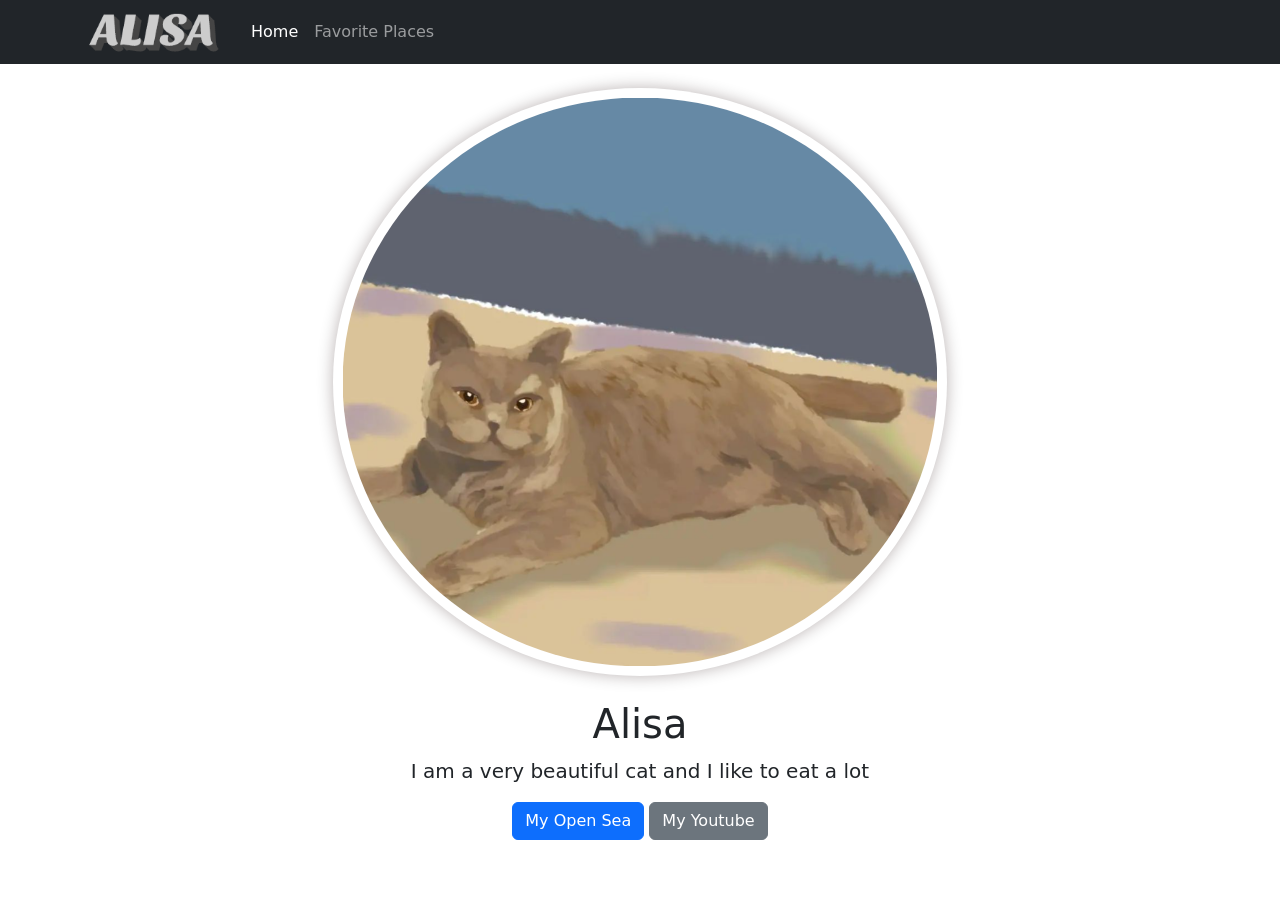
<file: alisa-website/index.html>
<!doctype html>
<html lang="en">
    <head>
        <link
            rel="apple-touch-icon"
            sizes="180x180"
            href="/apple-touch-icon.png"
        />
        <link
            rel="icon"
            type="image/png"
            sizes="32x32"
            href="/favicon-32x32.png"
        />
        <link
            rel="icon"
            type="image/png"
            sizes="16x16"
            href="/favicon-16x16.png"
        />
        <link rel="manifest" href="/site.webmanifest" />
        <link
            rel="stylesheet"
            href="https://cdn.jsdelivr.net/npm/bootstrap@5.2.1/dist/css/bootstrap.min.css"
        />
        <script
            src="https://cdn.jsdelivr.net/npm/@popperjs/core@2.11.6/dist/umd/popper.min.js"
            integrity="sha384-oBqDVmMz9ATKxIep9tiCxS/Z9fNfEXiDAYTujMAeBAsjFuCZSmKbSSUnQlmh/jp3"
            crossorigin="anonymous"
        ></script>
        <script
            src="https://cdn.jsdelivr.net/npm/bootstrap@5.2.2/dist/js/bootstrap.min.js"
            integrity="sha384-IDwe1+LCz02ROU9k972gdyvl+AESN10+x7tBKgc9I5HFtuNz0wWnPclzo6p9vxnk"
            crossorigin="anonymous"
        ></script>
        <meta charset="UTF-8" />
        <meta name="viewport" content="width=device-width, initial-scale=1.0" />
        <title>Alisa the cat</title>
        <style>
            .rounded-img {
                width: 55%;
                border-radius: 60%;
                box-shadow: 0 0 1em rgba(25, 6, 6, 0.3);
                padding: 0.6em;
                margin-bottom: 1.5em;
            }
        </style>
    </head>
    <body>
        <nav class="navbar navbar-expand-lg navbar-dark bg-dark">
            <div class="container">
                <a class="navbar-brand p-0" href="index.html">
                    <img
                        src="ALISA.png"
                        alt="Cat Name Logo: 'ALISA'"
                        width="145"
                    />
                </a>
                <button
                    class="navbar-toggler"
                    type="button"
                    data-bs-toggle="collapse"
                    data-bs-target="#navbarNav"
                    aria-controls="navbarNav"
                    aria-expanded="false"
                    aria-label="Toggle navigation"
                >
                    <span class="navbar-toggler-icon"></span>
                </button>
                <div class="collapse navbar-collapse" id="navbarNav">
                    <ul class="navbar-nav">
                        <li class="nav-item">
                            <a
                                class="nav-link active"
                                aria-current="page"
                                href="index.html"
                                >Home</a
                            >
                        </li>
                        <li class="nav-item">
                            <a class="nav-link" href="places.html"
                                >Favorite Places</a
                            >
                        </li>
                    </ul>
                </div>
            </div>
        </nav>
        <div class="container text-center my-4">
            <div class="row">
                <div class="col-lg-12 col-md-10 mx-auto">
                    <img class="rounded-img" src="cat5.png" alt="Cat Alisa" />
                    <h1 class="font-weight-bolder">Alisa</h1>
                    <p class="lead text-center">
                        I am a very beautiful cat and I like to eat a lot
                    </p>
                    <a
                        href="https://opensea.io/0x8AfAd1632C43D3fa5e2697622474ed4B4A326C47"
                        target="_blank"
                        class="btn btn-primary"
                    >
                        My Open Sea
                    </a>
                    <a
                        href="https://www.youtube.com/"
                        target="_blank"
                        class="btn btn-secondary"
                    >
                        My Youtube
                    </a>
                </div>
            </div>
        </div>
    </body>
</html>
</file>
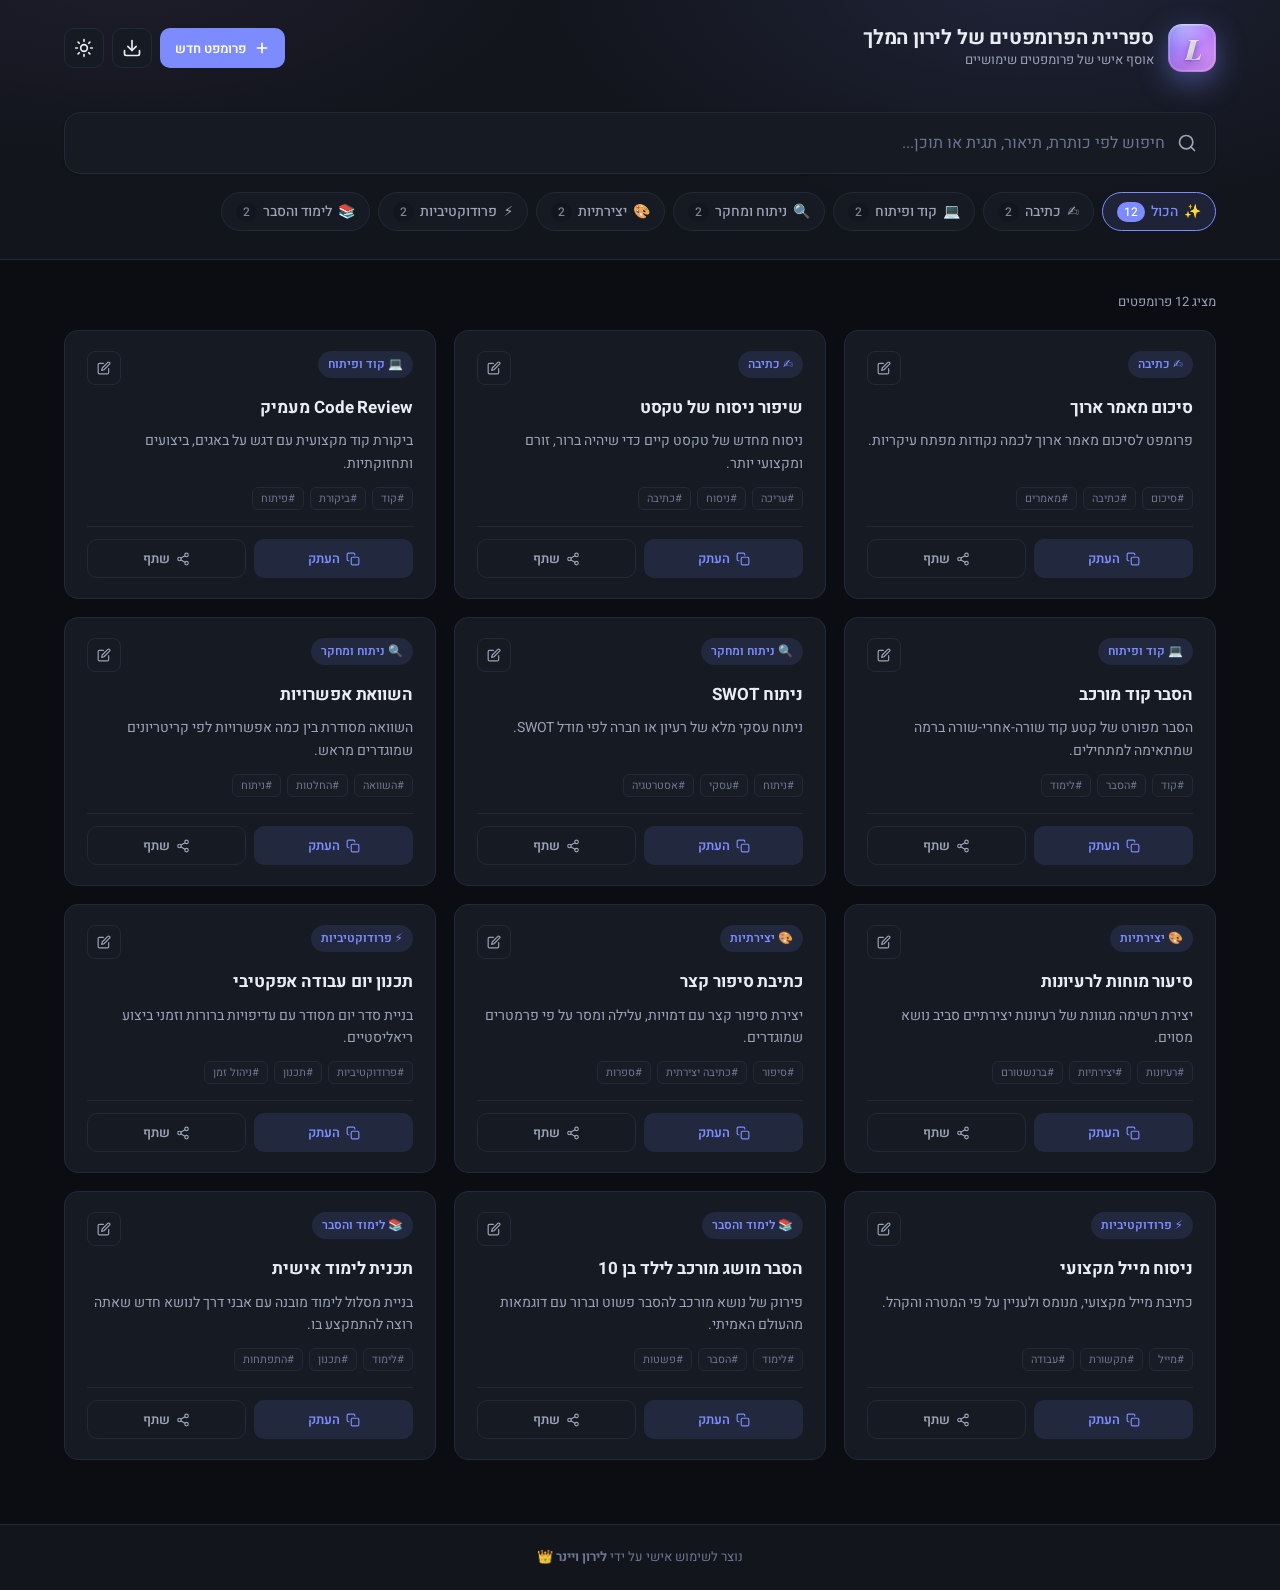
<file: prompt-library/index.html>
<!DOCTYPE html>
<html lang="he" dir="rtl" data-theme="dark">
<head>
  <meta charset="UTF-8" />
  <meta name="viewport" content="width=device-width, initial-scale=1.0" />
  <title>ספריית הפרומפטים של לירון המלך</title>
  <link rel="preconnect" href="https://fonts.googleapis.com">
  <link rel="preconnect" href="https://fonts.gstatic.com" crossorigin>
  <link href="https://fonts.googleapis.com/css2?family=Heebo:wght@300;400;500;600;700;800&family=Playfair+Display:ital,wght@1,700;1,900&display=swap" rel="stylesheet">
  <link rel="stylesheet" href="styles.css" />
</head>
<body>
  <header class="site-header">
    <div class="container header-inner">
      <div class="brand">
        <div class="brand-logo"><span class="brand-letter">L</span></div>
        <div class="brand-text">
          <h1>ספריית הפרומפטים של לירון המלך</h1>
          <p>אוסף אישי של פרומפטים שימושיים</p>
        </div>
      </div>

      <div class="header-actions">
        <button id="add-prompt" class="btn btn-primary btn-sm" title="הוסף פרומפט חדש">
          <svg viewBox="0 0 24 24" width="16" height="16" fill="none" stroke="currentColor" stroke-width="2.4" stroke-linecap="round" stroke-linejoin="round"><line x1="12" y1="5" x2="12" y2="19"></line><line x1="5" y1="12" x2="19" y2="12"></line></svg>
          <span>פרומפט חדש</span>
        </button>
        <button id="export-json" class="icon-btn" title="ייצוא ל-JSON" aria-label="ייצוא">
          <svg viewBox="0 0 24 24" width="20" height="20" fill="none" stroke="currentColor" stroke-width="2" stroke-linecap="round" stroke-linejoin="round"><path d="M21 15v4a2 2 0 0 1-2 2H5a2 2 0 0 1-2-2v-4"></path><polyline points="7 10 12 15 17 10"></polyline><line x1="12" y1="15" x2="12" y2="3"></line></svg>
        </button>
        <button id="theme-toggle" class="icon-btn" title="החלף בין כהה לבהיר" aria-label="החלף ערכת נושא">
          <svg class="icon-sun" viewBox="0 0 24 24" width="20" height="20" fill="none" stroke="currentColor" stroke-width="2" stroke-linecap="round" stroke-linejoin="round"><circle cx="12" cy="12" r="4"></circle><path d="M12 2v2M12 20v2M4.93 4.93l1.41 1.41M17.66 17.66l1.41 1.41M2 12h2M20 12h2M4.93 19.07l1.41-1.41M17.66 6.34l1.41-1.41"></path></svg>
          <svg class="icon-moon" viewBox="0 0 24 24" width="20" height="20" fill="none" stroke="currentColor" stroke-width="2" stroke-linecap="round" stroke-linejoin="round"><path d="M21 12.79A9 9 0 1 1 11.21 3 7 7 0 0 0 21 12.79z"></path></svg>
        </button>
      </div>
    </div>

    <div class="container hero">
      <div class="search-wrap">
        <svg class="search-icon" viewBox="0 0 24 24" width="20" height="20" fill="none" stroke="currentColor" stroke-width="2" stroke-linecap="round" stroke-linejoin="round"><circle cx="11" cy="11" r="8"></circle><line x1="21" y1="21" x2="16.65" y2="16.65"></line></svg>
        <input id="search" type="text" placeholder="חיפוש לפי כותרת, תיאור, תגית או תוכן..." autocomplete="off" />
        <button id="search-clear" class="search-clear" aria-label="נקה חיפוש" hidden>×</button>
      </div>

      <nav id="filters" class="filters" aria-label="סינון לפי תת-קטגוריה"></nav>
    </div>
  </header>

  <main class="container main">
    <div id="results-meta" class="results-meta"></div>
    <section id="grid" class="grid" aria-live="polite"></section>
    <div id="empty-state" class="empty-state" hidden>
      <div class="empty-icon">🔍</div>
      <h2>לא נמצאו פרומפטים</h2>
      <p>נסה לשנות את החיפוש או לבחור תת-קטגוריה אחרת.</p>
    </div>
  </main>

  <footer class="site-footer">
    <div class="container">
      <p>נוצר לשימוש אישי על ידי <strong>לירון ויינר</strong> 👑</p>
    </div>
  </footer>

  <div id="modal" class="modal" hidden role="dialog" aria-modal="true" aria-labelledby="modal-title">
    <div class="modal-backdrop" data-close></div>
    <div class="modal-card" role="document">
      <header class="modal-head">
        <div class="modal-head-text">
          <span id="modal-tag" class="badge"></span>
          <h2 id="modal-title"></h2>
          <p id="modal-desc"></p>
        </div>
        <button class="icon-btn" data-close aria-label="סגור">
          <svg viewBox="0 0 24 24" width="22" height="22" fill="none" stroke="currentColor" stroke-width="2" stroke-linecap="round" stroke-linejoin="round"><line x1="18" y1="6" x2="6" y2="18"></line><line x1="6" y1="6" x2="18" y2="18"></line></svg>
        </button>
      </header>
      <div class="modal-body">
        <pre id="modal-content"></pre>
      </div>
      <footer class="modal-foot">
        <button id="modal-copy" class="btn btn-primary">
          <svg viewBox="0 0 24 24" width="16" height="16" fill="none" stroke="currentColor" stroke-width="2" stroke-linecap="round" stroke-linejoin="round"><rect x="9" y="9" width="13" height="13" rx="2" ry="2"></rect><path d="M5 15H4a2 2 0 0 1-2-2V4a2 2 0 0 1 2-2h9a2 2 0 0 1 2 2v1"></path></svg>
          <span>העתק פרומפט</span>
        </button>
        <button id="modal-share" class="btn btn-ghost">
          <svg viewBox="0 0 24 24" width="16" height="16" fill="none" stroke="currentColor" stroke-width="2" stroke-linecap="round" stroke-linejoin="round"><circle cx="18" cy="5" r="3"></circle><circle cx="6" cy="12" r="3"></circle><circle cx="18" cy="19" r="3"></circle><line x1="8.59" y1="13.51" x2="15.42" y2="17.49"></line><line x1="15.41" y1="6.51" x2="8.59" y2="10.49"></line></svg>
          <span>שתף</span>
        </button>
      </footer>
    </div>
  </div>

  <div id="form-modal" class="modal" hidden role="dialog" aria-modal="true" aria-labelledby="form-title">
    <div class="modal-backdrop" data-close-form></div>
    <div class="modal-card form-card" role="document">
      <header class="modal-head">
        <div class="modal-head-text">
          <h2 id="form-title">פרומפט חדש</h2>
          <p id="form-subtitle">מלא את השדות כדי לשמור פרומפט חדש בספרייה</p>
        </div>
        <button class="icon-btn" data-close-form aria-label="סגור">
          <svg viewBox="0 0 24 24" width="22" height="22" fill="none" stroke="currentColor" stroke-width="2" stroke-linecap="round" stroke-linejoin="round"><line x1="18" y1="6" x2="6" y2="18"></line><line x1="6" y1="6" x2="18" y2="18"></line></svg>
        </button>
      </header>
      <form id="prompt-form" class="modal-body form-body">
        <label class="field">
          <span class="field-label">כותרת *</span>
          <input id="f-title" type="text" required maxlength="120" placeholder="לדוגמה: סיכום מאמר ארוך" />
        </label>
        <label class="field">
          <span class="field-label">תת-קטגוריה *</span>
          <select id="f-subcategory" required></select>
        </label>
        <label class="field">
          <span class="field-label">תיאור קצר</span>
          <input id="f-description" type="text" maxlength="200" placeholder="משפט אחד שמסביר למה הפרומפט שימושי" />
        </label>
        <label class="field">
          <span class="field-label">תגיות (מופרדות בפסיקים)</span>
          <input id="f-tags" type="text" placeholder="כתיבה, סיכום, מאמרים" />
        </label>
        <label class="field">
          <span class="field-label">תוכן הפרומפט *</span>
          <textarea id="f-content" required rows="10" placeholder="הדבק כאן את הפרומפט המלא..."></textarea>
        </label>
        <div class="form-foot">
          <button type="button" id="form-delete" class="btn btn-danger" hidden>
            <svg viewBox="0 0 24 24" width="16" height="16" fill="none" stroke="currentColor" stroke-width="2" stroke-linecap="round" stroke-linejoin="round"><polyline points="3 6 5 6 21 6"></polyline><path d="M19 6l-2 14a2 2 0 0 1-2 2H9a2 2 0 0 1-2-2L5 6"></path><path d="M10 11v6M14 11v6"></path><path d="M9 6V4a2 2 0 0 1 2-2h2a2 2 0 0 1 2 2v2"></path></svg>
            <span>מחק</span>
          </button>
          <div class="form-foot-end">
            <button type="button" class="btn btn-ghost" data-close-form>ביטול</button>
            <button type="submit" class="btn btn-primary">שמור</button>
          </div>
        </div>
      </form>
    </div>
  </div>

  <div id="toast" class="toast" hidden></div>

  <script src="app.js"></script>
</body>
</html>
</file>
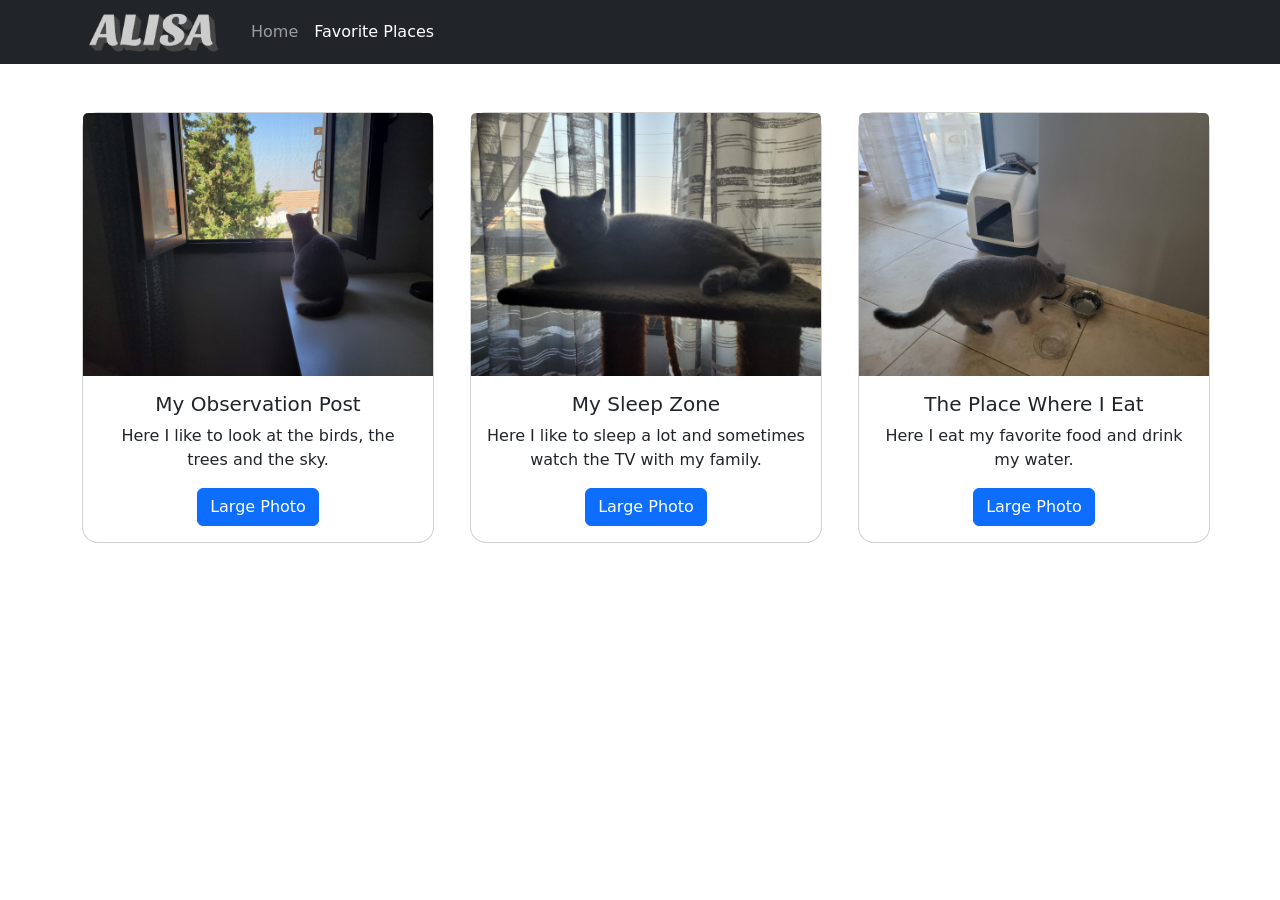
<file: alisa-website/places.html>
<!DOCTYPE html>
<html lang="en">
    <head>
        <link
            rel="apple-touch-icon"
            sizes="180x180"
            href="/apple-touch-icon.png"
        />
        <link
            rel="icon"
            type="image/png"
            sizes="32x32"
            href="/favicon-32x32.png"
        />
        <link
            rel="icon"
            type="image/png"
            sizes="16x16"
            href="/favicon-16x16.png"
        />
        <link rel="manifest" href="/site.webmanifest" />
        <link
            rel="stylesheet"
            href="https://cdn.jsdelivr.net/npm/bootstrap@5.2.1/dist/css/bootstrap.min.css"
        />
        <script
            src="https://cdn.jsdelivr.net/npm/@popperjs/core@2.11.6/dist/umd/popper.min.js"
            integrity="sha384-oBqDVmMz9ATKxIep9tiCxS/Z9fNfEXiDAYTujMAeBAsjFuCZSmKbSSUnQlmh/jp3"
            crossorigin="anonymous"
        ></script>
        <script
            src="https://cdn.jsdelivr.net/npm/bootstrap@5.2.2/dist/js/bootstrap.min.js"
            integrity="sha384-IDwe1+LCz02ROU9k972gdyvl+AESN10+x7tBKgc9I5HFtuNz0wWnPclzo6p9vxnk"
            crossorigin="anonymous"
        ></script>
        <meta charset="UTF-8" />
        <meta name="viewport" content="width=device-width, initial-scale=1.0" />
        <title>My Favorite Places</title>
        <style>
            .card {
                border-radius: 1em;
                text-align: center;
            }
            .card:hover {
                background-color: rgba(0, 0, 0, 0.04);
            }
        </style>
    </head>
    <body>
        <nav class="navbar navbar-expand-lg navbar-dark bg-dark">
            <div class="container">
                <a class="navbar-brand p-0" href="/">
                    <img
                        src="ALISA.png"
                        alt="Cat Name Logo: 'ALISA'"
                        width="145"
                    />
                </a>
                <button
                    class="navbar-toggler"
                    type="button"
                    data-bs-toggle="collapse"
                    data-bs-target="#navbarNav"
                    aria-controls="navbarNav"
                    aria-expanded="false"
                    aria-label="Toggle navigation"
                >
                    <span class="navbar-toggler-icon"></span>
                </button>
                <div class="collapse navbar-collapse" id="navbarNav">
                    <ul class="navbar-nav">
                        <li class="nav-item">
                            <a
                                class="nav-link"
                                aria-current="page"
                                href="index.html"
                                >Home</a
                            >
                        </li>
                        <li class="nav-item">
                            <a class="nav-link active" href="/"
                                >Favorite Places</a
                            >
                        </li>
                    </ul>
                </div>
            </div>
        </nav>
        <div class="container my-5">
            <div class="row row-cols-1 row-cols-md-2 row-cols-lg-3 g-5">
                <div class="col">
                    <div class="card" style="width: 22rem">
                        <img
                            src="place1.png"
                            class="card-img-top"
                            alt="My image"
                        />
                        <div class="card-body">
                            <h5 class="card-title">My Observation Post</h5>
                            <p class="card-text">
                                Here I like to look at the birds, the trees and
                                the sky.
                            </p>
                            <a
                                href="place1.png"
                                class="btn btn-primary"
                                target="_blank"
                                >Large Photo</a
                            >
                        </div>
                    </div>
                </div>
                <div class="col">
                    <div class="card" style="width: 22rem">
                        <img
                            src="place2.png"
                            class="card-img-top"
                            alt="Sleep Cat Alisa Zone"
                        />
                        <div class="card-body">
                            <h5 class="card-title">My Sleep Zone</h5>
                            <p class="card-text">
                                Here I like to sleep a lot and sometimes watch
                                the TV with my family.
                            </p>
                            <a
                                href="place2.png"
                                class="btn btn-primary"
                                target="_blank"
                                >Large Photo</a
                            >
                        </div>
                    </div>
                </div>
                <div class="col">
                    <div class="card" style="width: 22rem">
                        <img
                            src="place3.png"
                            class="card-img-top"
                            alt="My image"
                        />
                        <div class="card-body">
                            <h5 class="card-title">The Place Where I Eat</h5>
                            <p class="card-text">
                                Here I eat my favorite food and drink my water.
                            </p>
                            <a
                                href="place3.png"
                                class="btn btn-primary"
                                target="_blank"
                                >Large Photo</a
                            >
                        </div>
                    </div>
                </div>
            </div>
        </div>
    </body>
</html>
</file>
<file: prompt-library/styles.css>
/* ===== Theme tokens ===== */
:root {
  --radius-sm: 8px;
  --radius: 14px;
  --radius-lg: 20px;
  --shadow-sm: 0 1px 2px rgba(0,0,0,.06), 0 1px 3px rgba(0,0,0,.08);
  --shadow: 0 4px 24px rgba(0,0,0,.08);
  --shadow-lg: 0 20px 60px rgba(0,0,0,.35);
  --transition: 180ms cubic-bezier(.2,.8,.2,1);
}

[data-theme="dark"] {
  --bg: #0b0d12;
  --bg-elev: #12151c;
  --bg-elev-2: #181c25;
  --surface: #161a22;
  --surface-hover: #1c2230;
  --border: #232938;
  --border-strong: #2e3548;
  --text: #e9ecf3;
  --text-muted: #9aa3b8;
  --text-soft: #6c7591;
  --primary: #7c8cff;
  --primary-strong: #5a6dff;
  --primary-soft: rgba(124,140,255,.12);
  --accent: #c084fc;
  --success: #4ade80;
  --danger: #f87171;
  --gradient: linear-gradient(135deg, #7c8cff 0%, #c084fc 100%);
  --backdrop: rgba(5, 7, 12, .7);
}

[data-theme="light"] {
  --bg: #f7f8fb;
  --bg-elev: #ffffff;
  --bg-elev-2: #ffffff;
  --surface: #ffffff;
  --surface-hover: #f1f3f9;
  --border: #e5e8ef;
  --border-strong: #d5d9e3;
  --text: #161a22;
  --text-muted: #5b6478;
  --text-soft: #8a92a3;
  --primary: #5a6dff;
  --primary-strong: #4257ff;
  --primary-soft: rgba(90,109,255,.10);
  --accent: #9333ea;
  --success: #16a34a;
  --danger: #dc2626;
  --gradient: linear-gradient(135deg, #5a6dff 0%, #9333ea 100%);
  --backdrop: rgba(20, 24, 36, .45);
}

/* ===== Base ===== */
* { box-sizing: border-box; }

[hidden] { display: none !important; }

html, body {
  margin: 0;
  padding: 0;
  background: var(--bg);
  color: var(--text);
  font-family: 'Heebo', system-ui, -apple-system, 'Segoe UI', Roboto, 'Helvetica Neue', Arial, sans-serif;
  font-size: 16px;
  line-height: 1.55;
  -webkit-font-smoothing: antialiased;
  -moz-osx-font-smoothing: grayscale;
  min-height: 100vh;
  transition: background var(--transition), color var(--transition);
}

body {
  display: flex;
  flex-direction: column;
}

h1, h2, h3, h4 { margin: 0; line-height: 1.25; }
p { margin: 0; }

button {
  font-family: inherit;
  cursor: pointer;
  border: 0;
  background: none;
  color: inherit;
}

input {
  font-family: inherit;
  color: inherit;
}

.container {
  width: 100%;
  max-width: 1200px;
  margin: 0 auto;
  padding: 0 24px;
}

/* ===== Header ===== */
.site-header {
  position: relative;
  border-bottom: 1px solid var(--border);
  background: var(--bg-elev);
  background-image:
    radial-gradient(800px 400px at 80% -10%, var(--primary-soft), transparent 60%),
    radial-gradient(600px 300px at 10% -20%, rgba(192,132,252,.08), transparent 70%);
}

.header-inner {
  display: flex;
  align-items: center;
  justify-content: space-between;
  padding-top: 24px;
  padding-bottom: 12px;
}

.brand {
  display: flex;
  align-items: center;
  gap: 14px;
}

.brand-logo {
  position: relative;
  width: 48px;
  height: 48px;
  border-radius: 14px;
  background:
    radial-gradient(120% 100% at 30% 0%, rgba(255,255,255,.35) 0%, rgba(255,255,255,0) 55%),
    linear-gradient(135deg, #7c8cff 0%, #c084fc 55%, #f0a8ff 100%);
  display: grid;
  place-items: center;
  box-shadow:
    0 10px 30px rgba(124,140,255,.45),
    inset 0 1px 0 rgba(255,255,255,.4),
    inset 0 -10px 18px rgba(75,40,140,.25);
  transition: transform 280ms cubic-bezier(.2,.8,.2,1), box-shadow 280ms;
  overflow: hidden;
  cursor: default;
}

.brand-logo::before {
  content: "";
  position: absolute;
  inset: 0;
  background: linear-gradient(135deg, transparent 30%, rgba(255,255,255,.45) 50%, transparent 70%);
  transform: translateX(-120%);
  transition: transform 700ms cubic-bezier(.2,.8,.2,1);
  pointer-events: none;
}

.brand-logo::after {
  content: "";
  position: absolute;
  inset: 1px;
  border-radius: 13px;
  border: 1px solid rgba(255,255,255,.22);
  pointer-events: none;
}

.brand:hover .brand-logo {
  transform: translateY(-1px) rotate(-2deg);
  box-shadow:
    0 14px 36px rgba(124,140,255,.55),
    inset 0 1px 0 rgba(255,255,255,.5),
    inset 0 -10px 18px rgba(75,40,140,.3);
}

.brand:hover .brand-logo::before {
  transform: translateX(120%);
}

.brand-letter {
  font-family: 'Playfair Display', 'Times New Roman', serif;
  font-style: italic;
  font-weight: 900;
  font-size: 28px;
  line-height: 1;
  color: #fff;
  background: linear-gradient(180deg, #ffffff 0%, #ffffff 55%, #e9dcff 100%);
  -webkit-background-clip: text;
  background-clip: text;
  -webkit-text-fill-color: transparent;
  text-shadow: 0 1px 1px rgba(0,0,0,.15);
  filter: drop-shadow(0 2px 3px rgba(40,20,80,.35));
  transform: translate(1px, 1px);
  letter-spacing: -.02em;
  direction: ltr;
}

.brand-text h1 {
  font-size: 20px;
  font-weight: 700;
  letter-spacing: -.01em;
}

.brand-text p {
  font-size: 13px;
  color: var(--text-muted);
}

.header-actions {
  display: flex;
  gap: 8px;
}

.icon-btn {
  display: inline-grid;
  place-items: center;
  width: 40px;
  height: 40px;
  border-radius: 10px;
  background: var(--surface);
  color: var(--text);
  border: 1px solid var(--border);
  transition: background var(--transition), border-color var(--transition), transform var(--transition);
}

.icon-btn:hover {
  background: var(--surface-hover);
  border-color: var(--border-strong);
}

.icon-btn:active { transform: scale(.96); }

[data-theme="dark"] .icon-sun { display: block; }
[data-theme="dark"] .icon-moon { display: none; }
[data-theme="light"] .icon-sun { display: none; }
[data-theme="light"] .icon-moon { display: block; }

/* ===== Hero / Search / Filters ===== */
.hero {
  padding-top: 28px;
  padding-bottom: 28px;
  display: flex;
  flex-direction: column;
  gap: 18px;
}

.search-wrap {
  position: relative;
  display: flex;
  align-items: center;
  background: var(--surface);
  border: 1px solid var(--border);
  border-radius: 16px;
  padding: 14px 18px;
  box-shadow: var(--shadow-sm);
  transition: border-color var(--transition), box-shadow var(--transition);
}

.search-wrap:focus-within {
  border-color: var(--primary);
  box-shadow: 0 0 0 4px var(--primary-soft);
}

.search-icon {
  color: var(--text-muted);
  flex-shrink: 0;
  margin-inline-end: 12px;
}

#search {
  flex: 1;
  background: transparent;
  border: 0;
  outline: 0;
  font-size: 16px;
  padding: 4px 0;
}

#search::placeholder { color: var(--text-soft); }

.search-clear {
  width: 28px;
  height: 28px;
  border-radius: 8px;
  font-size: 22px;
  line-height: 1;
  color: var(--text-muted);
  background: transparent;
  display: grid;
  place-items: center;
  margin-inline-start: 8px;
  transition: background var(--transition), color var(--transition);
}

.search-clear:hover {
  background: var(--surface-hover);
  color: var(--text);
}

.filters {
  display: flex;
  flex-wrap: wrap;
  gap: 8px;
}

.chip {
  display: inline-flex;
  align-items: center;
  gap: 6px;
  padding: 8px 14px;
  border-radius: 999px;
  background: var(--surface);
  border: 1px solid var(--border);
  color: var(--text-muted);
  font-size: 14px;
  font-weight: 500;
  transition: all var(--transition);
  white-space: nowrap;
}

.chip:hover {
  background: var(--surface-hover);
  color: var(--text);
  border-color: var(--border-strong);
}

.chip.active {
  background: var(--primary-soft);
  color: var(--primary);
  border-color: var(--primary);
}

.chip .count {
  font-size: 12px;
  opacity: .8;
  background: rgba(0,0,0,.15);
  padding: 1px 7px;
  border-radius: 999px;
}

[data-theme="light"] .chip .count { background: rgba(0,0,0,.06); }
.chip.active .count { background: var(--primary); color: #fff; opacity: 1; }

/* ===== Main ===== */
.main {
  flex: 1;
  padding-top: 32px;
  padding-bottom: 64px;
}

.results-meta {
  font-size: 13px;
  color: var(--text-muted);
  margin-bottom: 18px;
}

.grid {
  display: grid;
  grid-template-columns: repeat(auto-fill, minmax(320px, 1fr));
  gap: 18px;
}

/* ===== Card ===== */
.card {
  position: relative;
  background: var(--surface);
  border: 1px solid var(--border);
  border-radius: var(--radius);
  padding: 20px 22px;
  display: flex;
  flex-direction: column;
  gap: 12px;
  transition: transform var(--transition), border-color var(--transition), box-shadow var(--transition), background var(--transition);
  cursor: pointer;
  overflow: hidden;
  min-height: 200px;
}

.card::before {
  content: "";
  position: absolute;
  inset: 0;
  background: var(--gradient);
  opacity: 0;
  pointer-events: none;
  transition: opacity var(--transition);
  border-radius: inherit;
  mix-blend-mode: overlay;
}

.card:hover {
  transform: translateY(-3px);
  border-color: var(--border-strong);
  box-shadow: var(--shadow);
}

.card:hover::before { opacity: .04; }

.card-head {
  display: flex;
  align-items: flex-start;
  justify-content: space-between;
  gap: 12px;
}

.card-tag {
  display: inline-flex;
  align-items: center;
  gap: 6px;
  font-size: 12px;
  font-weight: 600;
  color: var(--primary);
  background: var(--primary-soft);
  padding: 4px 10px;
  border-radius: 999px;
  white-space: nowrap;
}

.card h3 {
  font-size: 17px;
  font-weight: 700;
  letter-spacing: -.005em;
}

.card-desc {
  color: var(--text-muted);
  font-size: 14px;
  line-height: 1.6;
  flex: 1;
}

.card-tags {
  display: flex;
  flex-wrap: wrap;
  gap: 6px;
}

.card-tags .t {
  font-size: 11px;
  color: var(--text-soft);
  background: var(--bg-elev-2);
  border: 1px solid var(--border);
  padding: 2px 8px;
  border-radius: 6px;
}

.card-actions {
  display: flex;
  gap: 8px;
  margin-top: 4px;
  padding-top: 12px;
  border-top: 1px solid var(--border);
}

.card-btn {
  flex: 1;
  display: inline-flex;
  align-items: center;
  justify-content: center;
  gap: 6px;
  padding: 9px 12px;
  border-radius: 10px;
  font-size: 13px;
  font-weight: 600;
  background: transparent;
  color: var(--text-muted);
  border: 1px solid var(--border);
  transition: all var(--transition);
}

.card-btn:hover {
  background: var(--surface-hover);
  color: var(--text);
  border-color: var(--border-strong);
}

.card-btn.primary {
  background: var(--primary-soft);
  color: var(--primary);
  border-color: transparent;
}

.card-btn.primary:hover {
  background: var(--primary);
  color: #fff;
}

.card-btn.copied {
  background: var(--success);
  color: #fff;
  border-color: transparent;
}

/* ===== Empty ===== */
.empty-state {
  text-align: center;
  padding: 64px 16px;
  color: var(--text-muted);
}

.empty-icon {
  font-size: 48px;
  margin-bottom: 12px;
}

.empty-state h2 {
  font-size: 18px;
  color: var(--text);
  margin-bottom: 6px;
}

/* ===== Modal ===== */
.modal {
  position: fixed;
  inset: 0;
  display: grid;
  place-items: center;
  z-index: 50;
  padding: 24px;
  animation: fade-in 200ms ease-out;
}

.modal[hidden] { display: none; }

.modal-backdrop {
  position: absolute;
  inset: 0;
  background: var(--backdrop);
  backdrop-filter: blur(6px);
  -webkit-backdrop-filter: blur(6px);
}

.modal-card {
  position: relative;
  width: 100%;
  max-width: 720px;
  max-height: calc(100vh - 48px);
  background: var(--bg-elev);
  border: 1px solid var(--border);
  border-radius: var(--radius-lg);
  box-shadow: var(--shadow-lg);
  display: flex;
  flex-direction: column;
  animation: slide-up 240ms cubic-bezier(.2,.8,.2,1);
  overflow: hidden;
}

.modal-head {
  display: flex;
  align-items: flex-start;
  justify-content: space-between;
  gap: 16px;
  padding: 22px 24px 16px;
  border-bottom: 1px solid var(--border);
}

.modal-head-text { flex: 1; min-width: 0; }
.modal-head h2 { font-size: 20px; font-weight: 700; margin-top: 8px; }
.modal-head p { color: var(--text-muted); font-size: 14px; margin-top: 6px; }

.badge {
  display: inline-flex;
  font-size: 12px;
  font-weight: 600;
  color: var(--primary);
  background: var(--primary-soft);
  padding: 4px 10px;
  border-radius: 999px;
}

.modal-body {
  padding: 20px 24px;
  overflow-y: auto;
  flex: 1;
}

.modal-body pre {
  margin: 0;
  white-space: pre-wrap;
  word-wrap: break-word;
  font-family: inherit;
  font-size: 15px;
  line-height: 1.7;
  color: var(--text);
  background: var(--bg-elev-2);
  border: 1px solid var(--border);
  border-radius: var(--radius);
  padding: 18px 20px;
  direction: rtl;
}

.modal-foot {
  display: flex;
  gap: 10px;
  padding: 16px 24px;
  border-top: 1px solid var(--border);
  background: var(--bg-elev-2);
}

.btn {
  display: inline-flex;
  align-items: center;
  gap: 8px;
  padding: 11px 18px;
  border-radius: 10px;
  font-weight: 600;
  font-size: 14px;
  transition: all var(--transition);
  border: 1px solid transparent;
}

.btn-primary {
  background: var(--primary);
  color: #fff;
}

.btn-primary:hover { background: var(--primary-strong); }

.btn-primary.copied { background: var(--success); }

.btn-ghost {
  background: transparent;
  color: var(--text);
  border-color: var(--border);
}

.btn-ghost:hover {
  background: var(--surface-hover);
  border-color: var(--border-strong);
}

.btn-sm {
  padding: 9px 14px;
  font-size: 13px;
}

.btn-danger {
  background: transparent;
  color: var(--danger);
  border-color: var(--border);
}

.btn-danger:hover {
  background: var(--danger);
  color: #fff;
  border-color: var(--danger);
}

/* ===== Form ===== */
.form-card { max-width: 640px; }

.form-body {
  display: flex;
  flex-direction: column;
  gap: 16px;
}

.field {
  display: flex;
  flex-direction: column;
  gap: 6px;
}

.field-label {
  font-size: 13px;
  font-weight: 600;
  color: var(--text-muted);
}

.field input,
.field select,
.field textarea {
  width: 100%;
  background: var(--bg-elev-2);
  border: 1px solid var(--border);
  color: var(--text);
  border-radius: 10px;
  padding: 11px 14px;
  font-size: 15px;
  font-family: inherit;
  outline: none;
  transition: border-color var(--transition), box-shadow var(--transition);
  direction: rtl;
}

.field textarea {
  resize: vertical;
  min-height: 140px;
  line-height: 1.6;
}

.field input:focus,
.field select:focus,
.field textarea:focus {
  border-color: var(--primary);
  box-shadow: 0 0 0 3px var(--primary-soft);
}

.form-foot {
  display: flex;
  align-items: center;
  justify-content: space-between;
  gap: 10px;
  margin-top: 8px;
  padding-top: 16px;
  border-top: 1px solid var(--border);
}

.form-foot-end {
  display: flex;
  gap: 10px;
  margin-inline-start: auto;
}

/* ===== Card edit/delete buttons ===== */
.card-icon-btn {
  width: 34px;
  height: 34px;
  border-radius: 8px;
  display: grid;
  place-items: center;
  background: transparent;
  color: var(--text-muted);
  border: 1px solid var(--border);
  transition: all var(--transition);
}

.card-icon-btn:hover {
  background: var(--surface-hover);
  color: var(--text);
  border-color: var(--border-strong);
}

.card-icon-btn.danger:hover {
  color: var(--danger);
  border-color: var(--danger);
}

.user-badge {
  font-size: 10px;
  font-weight: 700;
  letter-spacing: .04em;
  background: var(--accent);
  color: #fff;
  padding: 2px 8px;
  border-radius: 6px;
  margin-inline-start: 6px;
}

/* ===== Toast ===== */
.toast {
  position: fixed;
  bottom: 28px;
  left: 50%;
  transform: translateX(-50%);
  background: var(--text);
  color: var(--bg);
  padding: 12px 20px;
  border-radius: 12px;
  font-size: 14px;
  font-weight: 500;
  box-shadow: var(--shadow);
  z-index: 100;
  animation: toast-in 240ms cubic-bezier(.2,.8,.2,1);
}

.toast[hidden] { display: none; }

/* ===== Footer ===== */
.site-footer {
  border-top: 1px solid var(--border);
  padding: 22px 0;
  color: var(--text-soft);
  font-size: 13px;
  text-align: center;
  background: var(--bg-elev);
}

/* ===== Animations ===== */
@keyframes fade-in {
  from { opacity: 0; }
  to { opacity: 1; }
}

@keyframes slide-up {
  from { opacity: 0; transform: translateY(20px); }
  to { opacity: 1; transform: translateY(0); }
}

@keyframes toast-in {
  from { opacity: 0; transform: translate(-50%, 12px); }
  to { opacity: 1; transform: translate(-50%, 0); }
}

/* ===== Responsive ===== */
@media (max-width: 600px) {
  .container { padding: 0 16px; }
  .header-inner { padding-top: 18px; }
  .brand-text h1 { font-size: 17px; }
  .brand-text p { font-size: 12px; }
  .grid { grid-template-columns: 1fr; gap: 14px; }
  .card { padding: 18px; }
  .hero { padding: 22px 0; }
  .modal { padding: 12px; }
  .modal-head, .modal-body, .modal-foot { padding-inline: 18px; }
}

/* ===== Scrollbar ===== */
::-webkit-scrollbar { width: 10px; height: 10px; }
::-webkit-scrollbar-track { background: transparent; }
::-webkit-scrollbar-thumb {
  background: var(--border-strong);
  border-radius: 999px;
  border: 2px solid var(--bg);
}
::-webkit-scrollbar-thumb:hover { background: var(--text-soft); }
</file>
